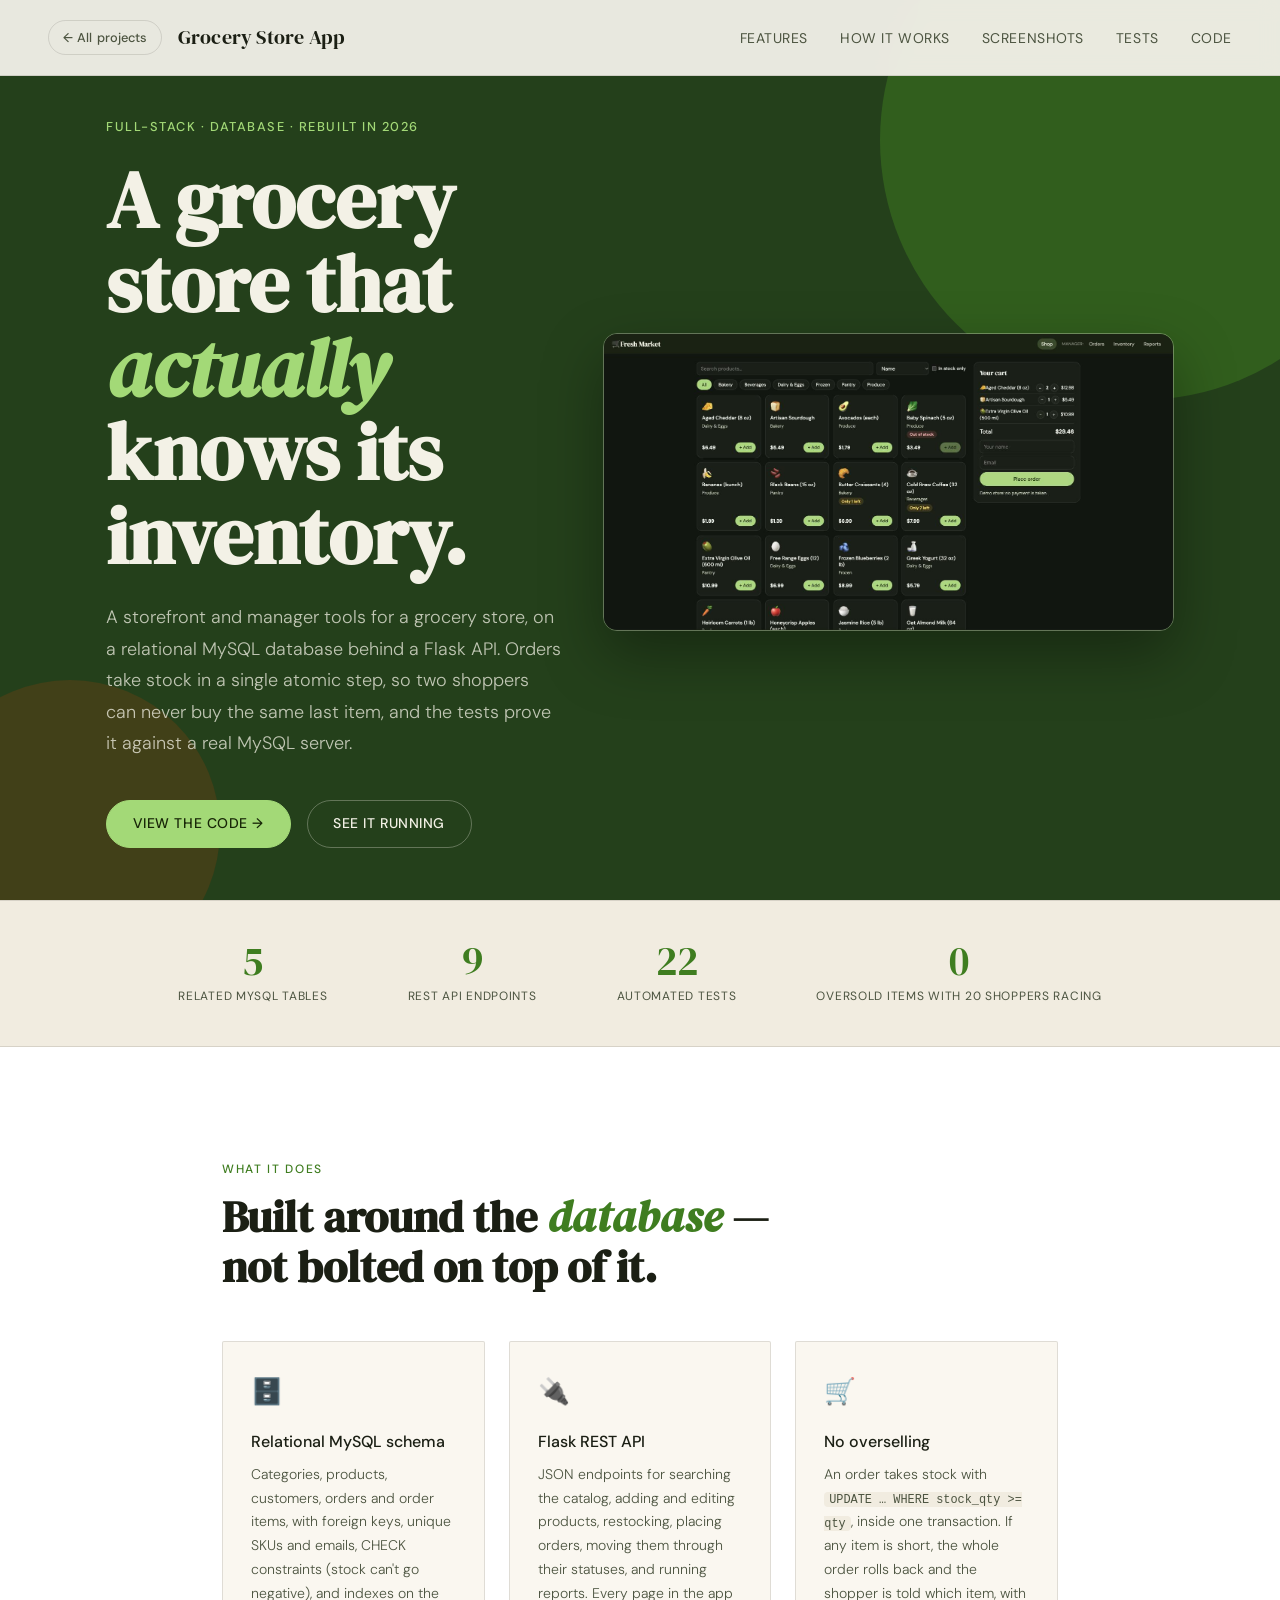
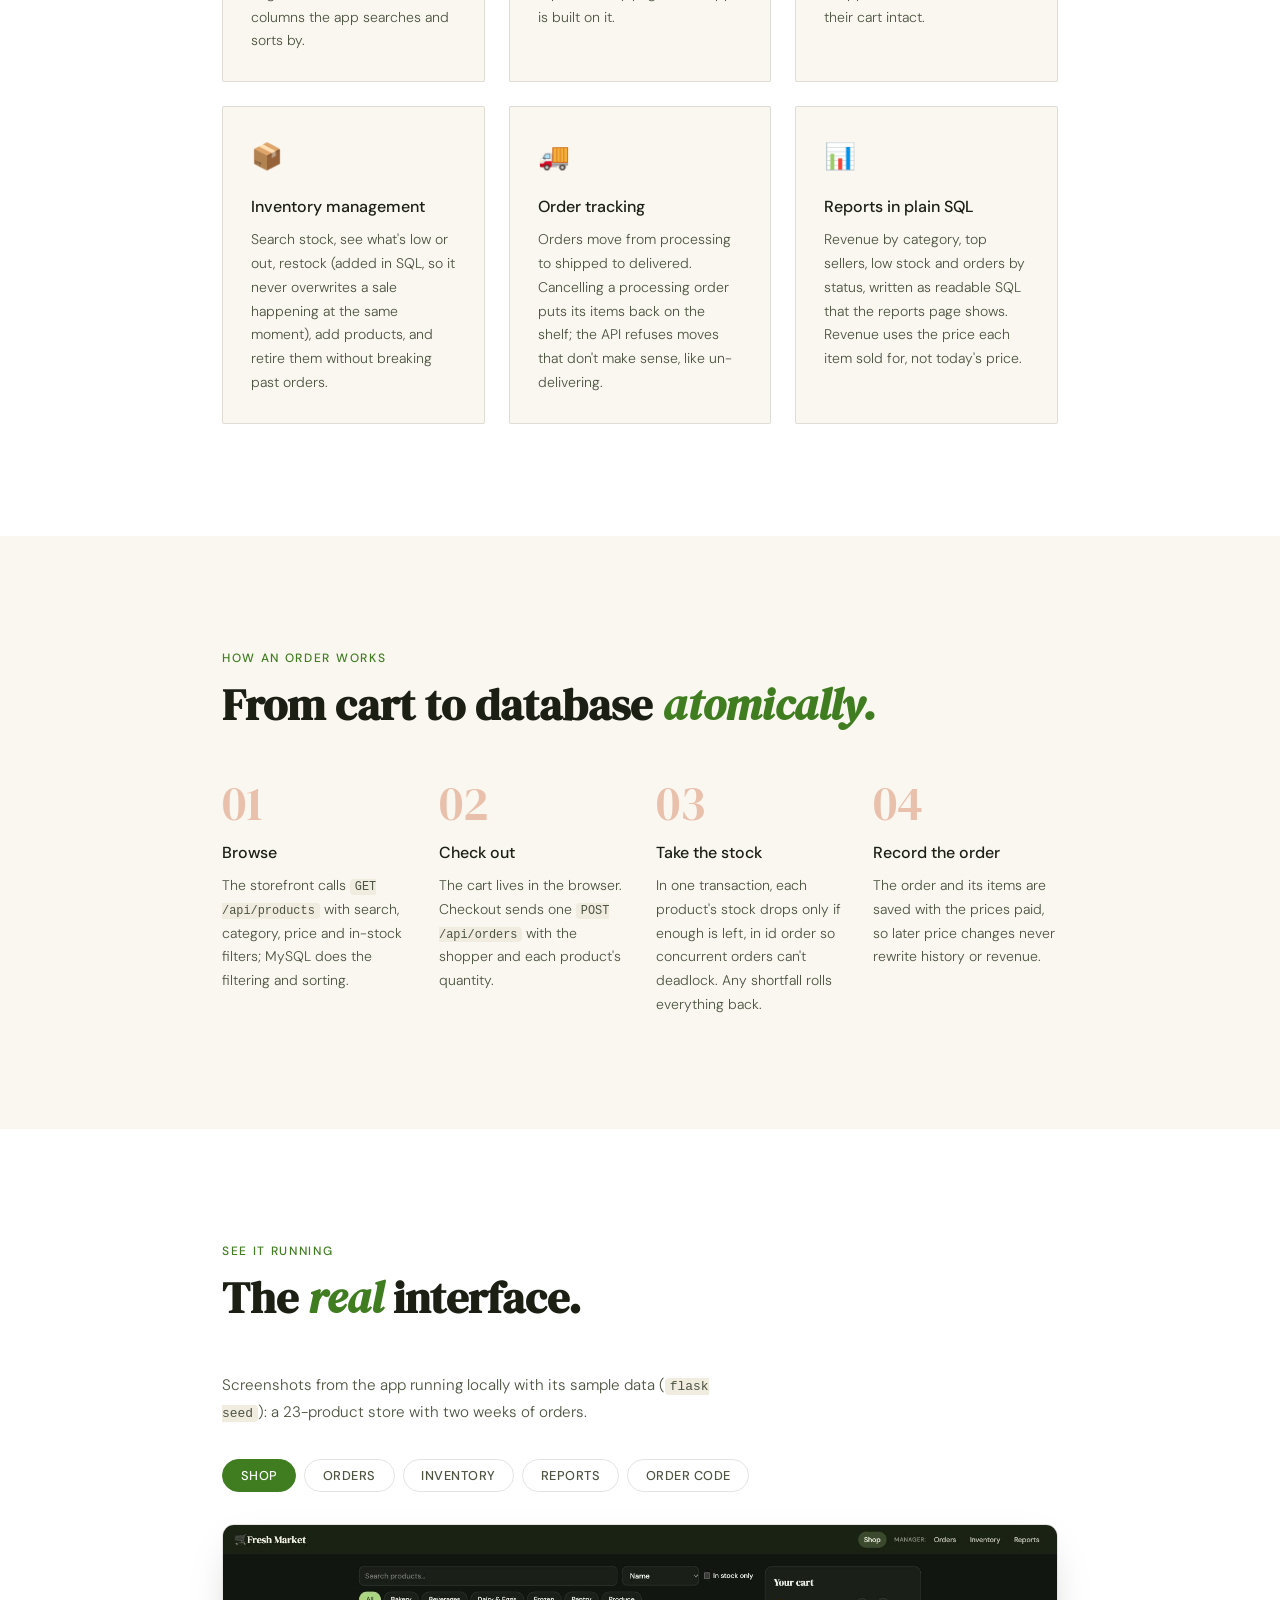
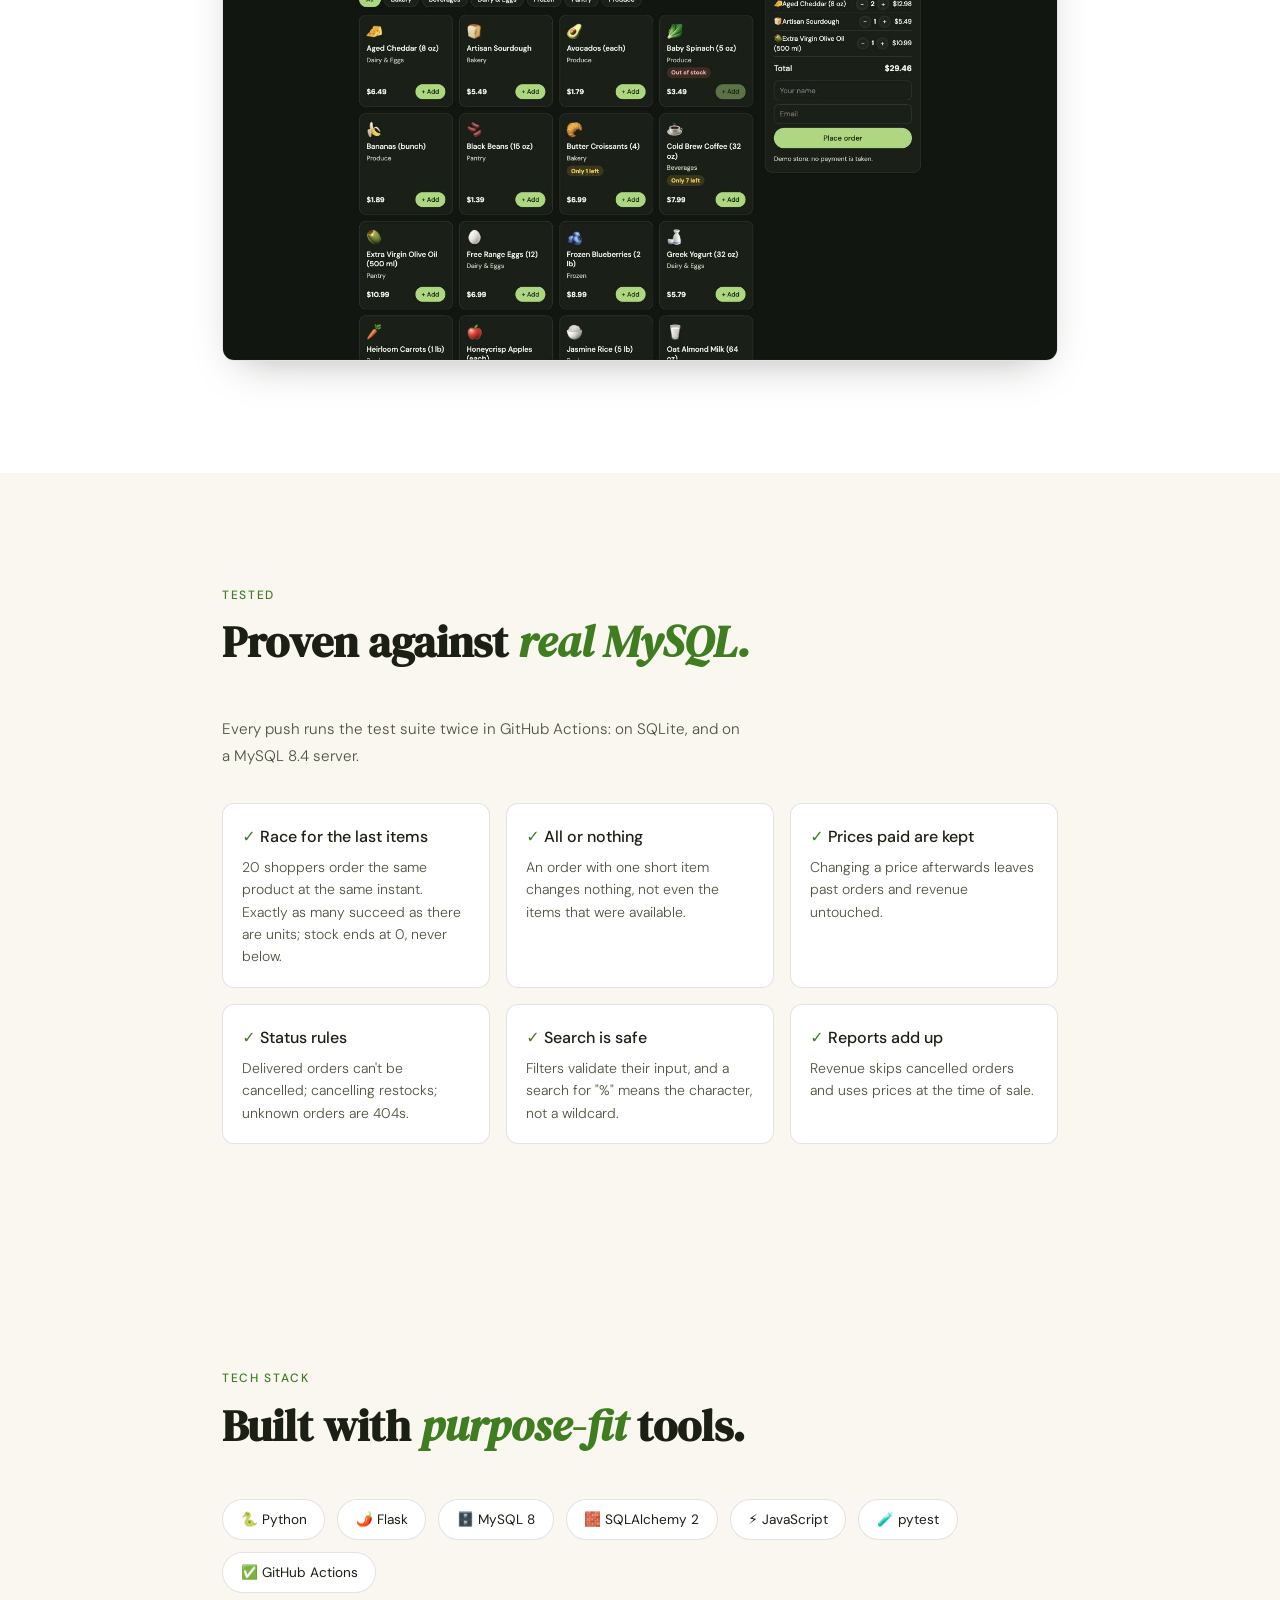
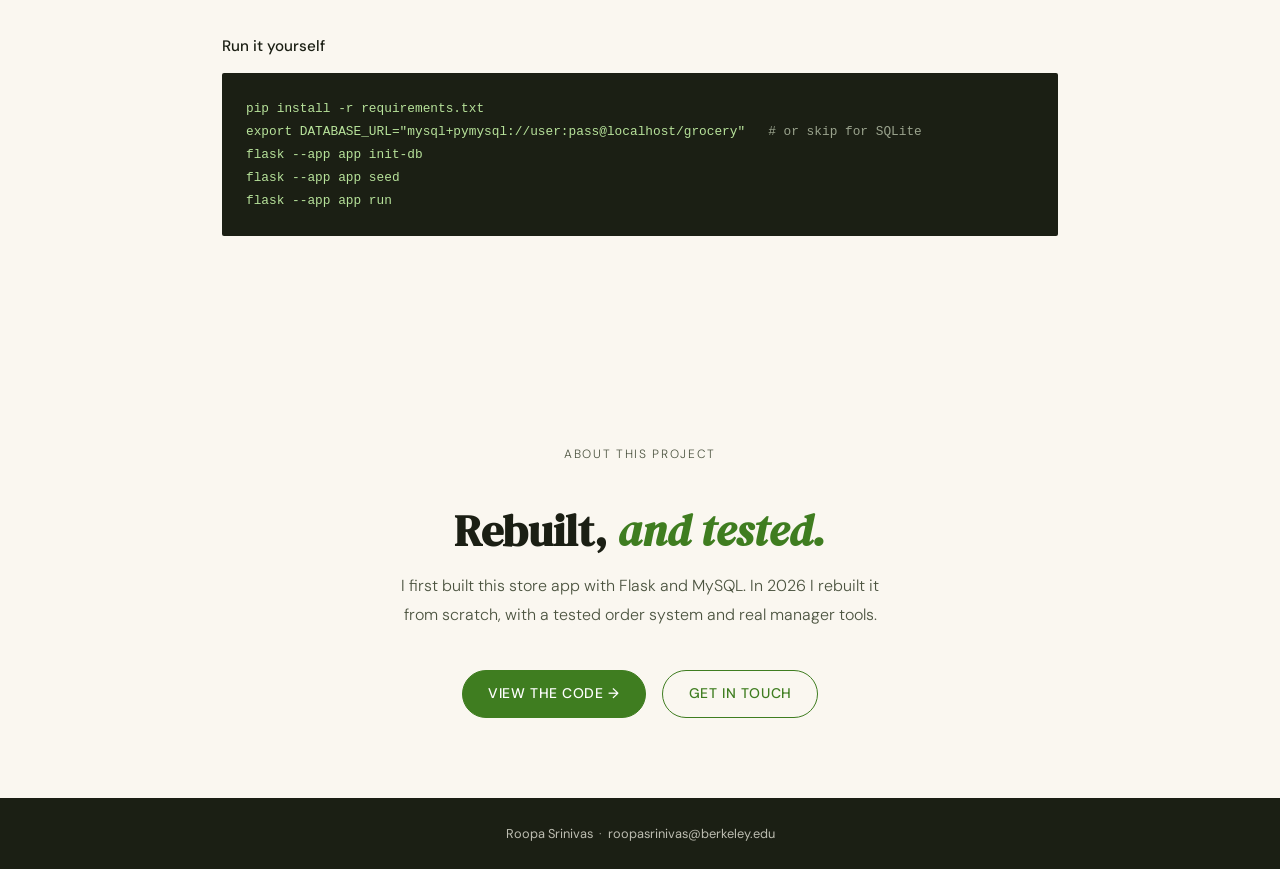
<file: index.html>
<!DOCTYPE html>
<html lang="en">
<head>
<meta charset="UTF-8" />
<meta name="viewport" content="width=device-width, initial-scale=1.0"/>
<title>Grocery Store App — Roopa Srinivas</title>
<meta name="description" content="A grocery storefront and manager tools on MySQL and Flask, with orders that can never oversell, tested against a real MySQL server."/>
<meta name="theme-color" content="#11160F" media="(prefers-color-scheme: dark)"/>
<meta name="theme-color" content="#FAF7F0" media="(prefers-color-scheme: light)"/>
<link href="https://fonts.googleapis.com/css2?family=DM+Serif+Display:ital@0;1&family=DM+Sans:wght@300;400;500&display=swap" rel="stylesheet"/>
<style>
*, *::before, *::after { box-sizing: border-box; margin: 0; padding: 0; }
:root {
  /* Produce stand: leaf green and tomato. Dark by default; light follows the device setting below. */
  color-scheme: dark;
  --bg: #11160F;
  --surface: #191F16;
  --surface2: #20271C;
  --ink: #EEF2E8;
  --ink2: #B6C0AA;
  --ink3: #8C9681;
  --accent: #A3D977;
  --accent-hover: #B8E595;
  --on-accent: #172507;
  --accent-soft: rgba(163,217,119,0.16);
  --second: #E76F51;
  --step-num: rgba(231,111,81,0.45);
  --border: rgba(238,242,232,0.12);
  --border-soft: rgba(238,242,232,0.06);
  --nav-bg: rgba(17,22,15,0.92);
  --hero-bg: #182212;
  --hero-ink: #F3F1E6;
  --hero-ink2: rgba(243,241,230,0.75);
  --hero-accent: #A3D977;
  --hero-accent-hover: #B8E595;
  --hero-on-accent: #172507;
  --hero-blob: #2C4220;
  --hero-line: rgba(243,241,230,0.3);
  --hero-wash: rgba(243,241,230,0.08);
  --code-bg: #0A0E09;
  --code-ink: #A3D977;
  --code-comment: #8C9681;
  --footer-bg: #0A0E09;
  --footer-ink: rgba(243,241,230,0.55);
  --footer-link: rgba(243,241,230,0.75);
  --shadow: rgba(0,0,0,0.5);
  --ok-bg: rgba(163,217,119,0.16); --ok-ink: #B7E29A;
  --warn-bg: rgba(234,179,8,0.16); --warn-ink: #F2C94C;
  --bad-bg: rgba(248,113,113,0.16); --bad-ink: #F8A5A5;
  --serif: 'DM Serif Display', Georgia, serif;
  --sans: 'DM Sans', system-ui, sans-serif;
}
@media (prefers-color-scheme: light) {
  :root {
    color-scheme: light;
    --bg: #FAF7F0;
    --surface: #FFFFFF;
    --surface2: #F1ECE0;
    --ink: #1B1F14;
    --ink2: #4C5440;
    --ink3: #6E7663;
    --accent: #3F7D20;
    --accent-hover: #2F6017;
    --on-accent: #FFFFFF;
    --accent-soft: #E4F0D8;
    --second: #C2410C;
    --step-num: rgba(194,65,12,0.3);
    --border: rgba(27,31,20,0.12);
    --border-soft: rgba(27,31,20,0.06);
    --nav-bg: rgba(250,247,240,0.92);
    --hero-bg: #24401B;
    --hero-blob: #3F7D20;
    --code-bg: #1B1F14;
    --code-ink: #B7E29A;
    --code-comment: #9AA38D;
    --footer-bg: #1B1F14;
    --shadow: rgba(27,31,20,0.35);
    --ok-bg: #E4F0D8; --ok-ink: #2F6017;
    --warn-bg: #FEF3C7; --warn-ink: #92400E;
    --bad-bg: #FEE2E2; --bad-ink: #991B1B;
  }
}
html { scroll-behavior: smooth; }
body { font-family: var(--sans); background: var(--bg); color: var(--ink); font-size: 16px; line-height: 1.7; }

nav {
  position: fixed; top: 0; left: 0; right: 0; z-index: 100;
  display: flex; align-items: center; justify-content: space-between;
  padding: 1.25rem 3rem;
  background: var(--nav-bg);
  backdrop-filter: blur(10px);
  border-bottom: 1px solid var(--border);
}
.nav-logo { font-family: var(--serif); font-size: 1.25rem; color: var(--ink); text-decoration: none; letter-spacing: 0.01em; }
.nav-links { display: flex; gap: 2rem; list-style: none; }
.nav-links a { font-size: 0.875rem; font-weight: 400; color: var(--ink2); text-decoration: none; letter-spacing: 0.04em; text-transform: uppercase; transition: color 0.2s; }
.nav-links a:hover { color: var(--accent); }

section { padding: 7rem 0; }
.container { max-width: 900px; margin: 0 auto; padding: 0 2rem; }

#hero { min-height: 100vh; display: flex; align-items: center; padding-top: 6rem; padding-bottom: 2rem; background: var(--hero-bg); position: relative; overflow: hidden; }
#hero::before { content: ''; position: absolute; top: -120px; right: -120px; width: 520px; height: 520px; border-radius: 50%; background: var(--hero-blob); opacity: 0.5; pointer-events: none; }
#hero::after { content: ''; position: absolute; bottom: -80px; left: -80px; width: 300px; height: 300px; border-radius: 50%; background: var(--second); opacity: 0.18; pointer-events: none; }
#hero .container { max-width: 1100px; padding: 0 1rem; }
.hero-inner { display: grid; grid-template-columns: 1fr 1.25fr; gap: 2.5rem; align-items: center; width: 100%; }
.hero-text { position: relative; z-index: 1; }
.app-wrap { position: relative; z-index: 1; animation: fadeUp 0.8s 0.2s ease both; }
@media (max-width: 800px) { .hero-inner { grid-template-columns: 1fr; gap: 3rem; } .app-wrap { display: none; } }

.hero-eyebrow { font-size: 0.8rem; font-weight: 500; letter-spacing: 0.12em; text-transform: uppercase; color: var(--hero-accent); margin-bottom: 1.25rem; }
.hero-name { font-family: var(--serif); font-size: clamp(2.5rem, 7vw, 5rem); line-height: 1.05; color: var(--hero-ink); margin-bottom: 1.5rem; }
.hero-name em { font-style: italic; color: var(--hero-accent); }
.hero-desc { font-size: 1.125rem; color: var(--hero-ink2); max-width: 520px; margin-bottom: 2.5rem; font-weight: 300; line-height: 1.75; }
.hero-links { display: flex; gap: 1rem; flex-wrap: wrap; align-items: center; }

.btn { display: inline-flex; align-items: center; gap: 0.4rem; padding: 0.7rem 1.6rem; border-radius: 100px; font-size: 0.875rem; font-weight: 500; letter-spacing: 0.04em; text-transform: uppercase; text-decoration: none; transition: all 0.2s; cursor: pointer; }
.btn-primary { background: var(--hero-accent); color: var(--hero-on-accent); border: 1.5px solid var(--hero-accent); }
.btn-primary:hover { background: var(--hero-accent-hover); border-color: var(--hero-accent-hover); }
.btn-ghost { background: transparent; color: var(--hero-ink); border: 1.5px solid var(--hero-line); }
.btn-ghost:hover { border-color: var(--hero-ink); background: var(--hero-wash); }
.btn-dark { background: var(--accent); color: var(--on-accent); border: 1.5px solid var(--accent); }
.btn-dark:hover { background: var(--accent-hover); border-color: var(--accent-hover); }
.btn-outline-dark { background: transparent; color: var(--accent); border: 1.5px solid var(--accent); }
.btn-outline-dark:hover { background: var(--accent); color: var(--on-accent); }

.section-label { font-size: 0.75rem; font-weight: 500; letter-spacing: 0.14em; text-transform: uppercase; color: var(--accent); margin-bottom: 0.75rem; }
.section-title { font-family: var(--serif); font-size: clamp(2rem, 4vw, 2.75rem); line-height: 1.15; color: var(--ink); margin-bottom: 3rem; }
.section-title em { font-style: italic; color: var(--accent); }
.section-sub { font-size: 0.95rem; font-weight: 300; color: var(--ink2); max-width: 520px; line-height: 1.8; margin-bottom: 2rem; }

.stats-strip { background: var(--surface2); border-top: 1px solid var(--border); border-bottom: 1px solid var(--border); padding: 2.5rem 3rem; display: flex; justify-content: center; gap: 5rem; flex-wrap: wrap; }
.stat { text-align: center; }
.stat-num { font-family: var(--serif); font-size: 2.5rem; color: var(--accent); line-height: 1; margin-bottom: 0.3rem; }
.stat-label { font-size: 0.75rem; color: var(--ink2); letter-spacing: 0.06em; text-transform: uppercase; }

#features { background: var(--surface); }
.features-grid { display: grid; grid-template-columns: repeat(auto-fit, minmax(260px, 1fr)); gap: 1.5rem; }
.feature-card { padding: 1.75rem; border: 1px solid var(--border); border-radius: 2px; background: var(--bg); transition: border-color 0.2s, transform 0.2s; }
.feature-card:hover { border-color: var(--accent); transform: translateY(-2px); }
.feature-icon { font-size: 1.6rem; margin-bottom: 0.9rem; }
.feature-title { font-size: 1rem; font-weight: 500; color: var(--ink); margin-bottom: 0.5rem; }
.feature-desc { font-size: 0.875rem; color: var(--ink2); font-weight: 300; line-height: 1.7; }

#how { background: var(--bg); }
.steps { display: grid; grid-template-columns: repeat(4, 1fr); gap: 2rem; }
.step-num { font-family: var(--serif); font-size: 3rem; color: var(--step-num); line-height: 1; margin-bottom: 0.75rem; }
.step-title { font-size: 1rem; font-weight: 500; color: var(--ink); margin-bottom: 0.5rem; }
.step-desc { font-size: 0.875rem; font-weight: 300; color: var(--ink2); line-height: 1.7; }

#demo { background: var(--surface); }
.demo-tabs { display: flex; gap: 0.5rem; margin-bottom: 2rem; flex-wrap: wrap; }
.demo-tab { padding: 0.45rem 1.1rem; font-size: 0.8rem; letter-spacing: 0.04em; text-transform: uppercase; font-weight: 500; border: 1px solid var(--border); border-radius: 100px; cursor: pointer; color: var(--ink2); background: transparent; transition: all 0.2s; font-family: var(--sans); }
.demo-tab.active, .demo-tab:hover { background: var(--accent); color: var(--on-accent); border-color: var(--accent); }
.demo-panel { display: none; }
.demo-panel.active { display: block; }
table { width: 100%; border-collapse: collapse; font-size: 0.875rem; }
th { text-align: left; padding: 0.6rem 1rem; font-size: 0.7rem; font-weight: 500; letter-spacing: 0.08em; text-transform: uppercase; color: var(--ink2); border-bottom: 1px solid var(--border); }
td { padding: 0.65rem 1rem; border-bottom: 1px solid var(--border-soft); color: var(--ink); }
tr:last-child td { border-bottom: none; }
.badge { display: inline-block; font-size: 0.7rem; font-weight: 500; padding: 0.15rem 0.55rem; border-radius: 100px; }
.badge-green { background: var(--ok-bg); color: var(--ok-ink); }
.badge-yellow { background: var(--warn-bg); color: var(--warn-ink); }
.badge-red { background: var(--bad-bg); color: var(--bad-ink); }
.order-card { border: 1px solid var(--border); border-radius: 2px; padding: 1rem 1.25rem; margin-bottom: 0.75rem; display: flex; justify-content: space-between; align-items: center; gap: 1rem; background: var(--bg); flex-wrap: wrap; }
.order-id { font-weight: 500; font-size: 0.875rem; color: var(--ink); margin-bottom: 0.2rem; }
.order-items { font-size: 0.8rem; color: var(--ink2); }
.order-meta { text-align: right; }
.order-total { font-weight: 500; font-size: 0.9rem; color: var(--ink); }
.code-block { background: var(--code-bg); color: var(--code-ink); border-radius: 2px; padding: 1.5rem; font-family: 'Courier New', monospace; font-size: 0.8rem; line-height: 1.8; overflow-x: auto; margin-bottom: 1rem; }
.code-block .comment { color: var(--code-comment); }
.code-success { font-size: 0.78rem; color: var(--accent); padding: 0.5rem 0; }

#tech { background: var(--bg); }
.tech-grid { display: flex; flex-wrap: wrap; gap: 0.75rem; margin-top: 0.5rem; }
.tech-pill { display: inline-flex; align-items: center; gap: 0.5rem; padding: 0.5rem 1.1rem; background: var(--surface); border: 1px solid var(--border); border-radius: 100px; font-size: 0.85rem; color: var(--ink); transition: border-color 0.2s, background 0.2s; }
.tech-pill:hover { border-color: var(--accent); background: var(--accent-soft); }

#cta { background: var(--bg); text-align: center; padding: 5rem 0; }
#cta .section-title { margin: 0 auto 1rem; }
#cta p { color: var(--ink2); max-width: 480px; margin: 0 auto 2.5rem; font-weight: 300; line-height: 1.8; }
.cta-buttons { display: flex; justify-content: center; gap: 1rem; flex-wrap: wrap; }

footer { background: var(--footer-bg); border-top: 1px solid var(--border); text-align: center; padding: 1.5rem; font-size: 0.8rem; color: var(--footer-ink); }
footer a { color: var(--footer-link); text-decoration: none; }
footer a:hover { color: var(--hero-accent); }

@media (max-width: 700px) {
  nav { padding: 1rem 1.5rem; }
  .nav-links { gap: 1.25rem; }
  .steps { grid-template-columns: 1fr 1fr; }
  .stats-strip { gap: 2.5rem; padding: 2rem; }
  section { padding: 5rem 0; }
}
@keyframes fadeUp { from { opacity: 0; transform: translateY(24px); } to { opacity: 1; transform: translateY(0); } }
.hero-eyebrow { animation: fadeUp 0.6s ease both; }
.hero-name { animation: fadeUp 0.6s 0.1s ease both; }
.hero-desc { animation: fadeUp 0.6s 0.2s ease both; }
.hero-links { animation: fadeUp 0.6s 0.3s ease both; }
/* Back to the projects on roopa-srinivas.github.io, on every project page. */
.nav-left { display: flex; align-items: center; gap: 1rem; min-width: 0; }
.nav-back { display: inline-flex; align-items: center; gap: 0.3rem; font-size: 0.8rem; font-weight: 500; color: var(--ink2); text-decoration: none; padding: 0.35rem 0.85rem; border: 1px solid var(--border); border-radius: 999px; white-space: nowrap; transition: color 0.2s, border-color 0.2s; }
.nav-back:hover { color: var(--accent); border-color: var(--accent); }
@media (max-width: 700px) {
  .nav-back .long { display: none; }
  .nav-logo { white-space: nowrap; font-size: 1.05rem; }
  /* Too many section links for a phone; the back button and title stay. */
  .nav-links { display: none; }
}
/* Rebuild: real screenshots, tests. */
.hero-shot { display: block; width: 100%; height: auto; border-radius: 14px; border: 1px solid var(--hero-line); box-shadow: 0 24px 60px rgba(0,0,0,0.35); }
.shot { display: block; width: 100%; height: auto; border-radius: 12px; border: 1px solid var(--border); box-shadow: 0 16px 40px -18px var(--shadow); }
code { font-family: ui-monospace, Menlo, monospace; font-size: 0.85em; background: var(--surface2); padding: 0.05rem 0.3rem; border-radius: 4px; }
pre.code-block { white-space: pre; }
#tests { background: var(--bg); }
.test-grid { display: grid; grid-template-columns: repeat(auto-fit, minmax(250px, 1fr)); gap: 1rem; }
.test { background: var(--surface); border: 1px solid var(--border); border-radius: 12px; padding: 1.2rem; display: flex; flex-direction: column; gap: 0.35rem; }
.test b { font-weight: 500; }
.test b::before { content: "✓ "; color: var(--accent); }
.test span { font-size: 0.875rem; color: var(--ink2); font-weight: 300; line-height: 1.6; }
.run-title { margin: 2.5rem 0 0.75rem; font-weight: 500; color: var(--ink); }
@media (max-width: 800px) { .steps { grid-template-columns: 1fr 1fr; } }
</style>
</head>
<body>

<nav>
  <div class="nav-left">
    <a class="nav-back" href="https://roopa-srinivas.github.io/#projects" aria-label="All projects by Roopa Srinivas">← <span class="long">All </span>projects</a>
    <a class="nav-logo" href="#">Grocery Store App</a>
  </div>
  <ul class="nav-links">
    <li><a href="#features">Features</a></li>
    <li><a href="#how">How It Works</a></li>
    <li><a href="#demo">Screenshots</a></li>
    <li><a href="#tests">Tests</a></li>
    <li><a href="https://github.com/roopa-srinivas/GroceryStoreApplication" target="_blank" rel="noopener">Code</a></li>
  </ul>
</nav>

<section id="hero">
  <div class="container">
    <div class="hero-inner">
      <div class="hero-text">
        <p class="hero-eyebrow">Full-Stack · Database · Rebuilt in 2026</p>
        <h1 class="hero-name">A grocery store that<br><em>actually</em> knows its inventory.</h1>
        <p class="hero-desc">A storefront and manager tools for a grocery store, on a relational MySQL database behind a Flask API. Orders take stock in a single atomic step, so two shoppers can never buy the same last item, and the tests prove it against a real MySQL server.</p>
        <div class="hero-links">
          <a class="btn btn-primary" href="https://github.com/roopa-srinivas/GroceryStoreApplication" target="_blank" rel="noopener">View the code →</a>
          <a class="btn btn-ghost" href="#demo">See it running</a>
        </div>
      </div>
      <div class="app-wrap">
        <img class="hero-shot" src="screenshots/shop.jpg" width="1512" height="789" alt="The Fresh Market storefront: product cards with prices and stock warnings, category filters, and a cart with three items totaling $29.46."/>
      </div>
    </div>
  </div>
</section>

<div class="stats-strip">
  <div class="stat"><div class="stat-num">5</div><div class="stat-label">Related MySQL tables</div></div>
  <div class="stat"><div class="stat-num">9</div><div class="stat-label">REST API endpoints</div></div>
  <div class="stat"><div class="stat-num">22</div><div class="stat-label">Automated tests</div></div>
  <div class="stat"><div class="stat-num">0</div><div class="stat-label">Oversold items with 20 shoppers racing</div></div>
</div>

<section id="features">
  <div class="container">
    <p class="section-label">What it does</p>
    <h2 class="section-title">Built around the <em>database</em> —<br>not bolted on top of it.</h2>
    <div class="features-grid">
      <div class="feature-card"><div class="feature-icon">🗄️</div><div class="feature-title">Relational MySQL schema</div><p class="feature-desc">Categories, products, customers, orders and order items, with foreign keys, unique SKUs and emails, CHECK constraints (stock can't go negative), and indexes on the columns the app searches and sorts by.</p></div>
      <div class="feature-card"><div class="feature-icon">🔌</div><div class="feature-title">Flask REST API</div><p class="feature-desc">JSON endpoints for searching the catalog, adding and editing products, restocking, placing orders, moving them through their statuses, and running reports. Every page in the app is built on it.</p></div>
      <div class="feature-card"><div class="feature-icon">🛒</div><div class="feature-title">No overselling</div><p class="feature-desc">An order takes stock with <code>UPDATE … WHERE stock_qty &gt;= qty</code>, inside one transaction. If any item is short, the whole order rolls back and the shopper is told which item, with their cart intact.</p></div>
      <div class="feature-card"><div class="feature-icon">📦</div><div class="feature-title">Inventory management</div><p class="feature-desc">Search stock, see what's low or out, restock (added in SQL, so it never overwrites a sale happening at the same moment), add products, and retire them without breaking past orders.</p></div>
      <div class="feature-card"><div class="feature-icon">🚚</div><div class="feature-title">Order tracking</div><p class="feature-desc">Orders move from processing to shipped to delivered. Cancelling a processing order puts its items back on the shelf; the API refuses moves that don't make sense, like un-delivering.</p></div>
      <div class="feature-card"><div class="feature-icon">📊</div><div class="feature-title">Reports in plain SQL</div><p class="feature-desc">Revenue by category, top sellers, low stock and orders by status, written as readable SQL that the reports page shows. Revenue uses the price each item sold for, not today's price.</p></div>
    </div>
  </div>
</section>

<section id="how">
  <div class="container">
    <p class="section-label">How an order works</p>
    <h2 class="section-title">From cart to database <em>atomically.</em></h2>
    <div class="steps">
      <div class="step"><div class="step-num">01</div><div class="step-title">Browse</div><p class="step-desc">The storefront calls <code>GET /api/products</code> with search, category, price and in-stock filters; MySQL does the filtering and sorting.</p></div>
      <div class="step"><div class="step-num">02</div><div class="step-title">Check out</div><p class="step-desc">The cart lives in the browser. Checkout sends one <code>POST /api/orders</code> with the shopper and each product's quantity.</p></div>
      <div class="step"><div class="step-num">03</div><div class="step-title">Take the stock</div><p class="step-desc">In one transaction, each product's stock drops only if enough is left, in id order so concurrent orders can't deadlock. Any shortfall rolls everything back.</p></div>
      <div class="step"><div class="step-num">04</div><div class="step-title">Record the order</div><p class="step-desc">The order and its items are saved with the prices paid, so later price changes never rewrite history or revenue.</p></div>
    </div>
  </div>
</section>

<section id="demo">
  <div class="container">
    <p class="section-label">See it running</p>
    <h2 class="section-title">The <em>real</em> interface.</h2>
    <p class="section-sub">Screenshots from the app running locally with its sample data (<code>flask seed</code>): a 23-product store with two weeks of orders.</p>
    <div class="demo-tabs" role="tablist">
      <button class="demo-tab active" role="tab" onclick="showTab('t-shop', this)">Shop</button>
      <button class="demo-tab" role="tab" onclick="showTab('t-orders', this)">Orders</button>
      <button class="demo-tab" role="tab" onclick="showTab('t-inventory', this)">Inventory</button>
      <button class="demo-tab" role="tab" onclick="showTab('t-reports', this)">Reports</button>
      <button class="demo-tab" role="tab" onclick="showTab('t-code', this)">Order code</button>
    </div>
    <div id="t-shop" class="demo-panel active"><img class="shot" src="screenshots/shop.jpg" loading="lazy" alt="Storefront with search, category chips, product cards and a cart." width="1512" height="789"/></div>
    <div id="t-orders" class="demo-panel"><img class="shot" src="screenshots/orders.jpg" loading="lazy" alt="Orders table with status badges and Mark shipped, Cancel and Mark delivered buttons." width="1512" height="789"/></div>
    <div id="t-inventory" class="demo-panel"><img class="shot" src="screenshots/inventory.jpg" loading="lazy" alt="Inventory with totals, low and out of stock badges, and restock controls." width="1512" height="789"/></div>
    <div id="t-reports" class="demo-panel"><img class="shot" src="screenshots/reports.jpg" loading="lazy" alt="Reports: revenue by category with its SQL query shown, and top products." width="1512" height="789"/></div>
    <div id="t-code" class="demo-panel">
<pre class="code-block"><span class="comment"># app/orders.py: take the stock, or take nothing</span>
for product_id in sorted(lines):          <span class="comment"># id order: no deadlocks</span>
    result = session.execute(
        update(Product)
        .where(Product.id == product_id,
               Product.is_active.is_(True),
               Product.stock_qty &gt;= lines[product_id])
        .values(stock_qty=Product.stock_qty - lines[product_id])
    )
    if result.rowcount != 1:
        short.append(product_id)
if short:
    raise OrderError("Some items don't have enough stock.",
                     status=409, details={"short": short})
<span class="comment"># ...then save the order with the prices paid, and commit.
# Any error above rolls the whole transaction back.</span></pre>
      <p class="code-success">✓ Checking and taking the stock is one statement, so the database decides who gets the last item.</p>
    </div>
  </div>
</section>

<section id="tests">
  <div class="container">
    <p class="section-label">Tested</p>
    <h2 class="section-title">Proven against <em>real MySQL.</em></h2>
    <p class="section-sub">Every push runs the test suite twice in GitHub Actions: on SQLite, and on a MySQL 8.4 server.</p>
    <div class="test-grid">
      <div class="test"><b>Race for the last items</b><span>20 shoppers order the same product at the same instant. Exactly as many succeed as there are units; stock ends at 0, never below.</span></div>
      <div class="test"><b>All or nothing</b><span>An order with one short item changes nothing, not even the items that were available.</span></div>
      <div class="test"><b>Prices paid are kept</b><span>Changing a price afterwards leaves past orders and revenue untouched.</span></div>
      <div class="test"><b>Status rules</b><span>Delivered orders can't be cancelled; cancelling restocks; unknown orders are 404s.</span></div>
      <div class="test"><b>Search is safe</b><span>Filters validate their input, and a search for "%" means the character, not a wildcard.</span></div>
      <div class="test"><b>Reports add up</b><span>Revenue skips cancelled orders and uses prices at the time of sale.</span></div>
    </div>
  </div>
</section>

<section id="tech">
  <div class="container">
    <p class="section-label">Tech Stack</p>
    <h2 class="section-title">Built with <em>purpose-fit</em> tools.</h2>
    <div class="tech-grid">
      <div class="tech-pill">🐍 Python</div>
      <div class="tech-pill">🌶️ Flask</div>
      <div class="tech-pill">🗄️ MySQL 8</div>
      <div class="tech-pill">🧱 SQLAlchemy 2</div>
      <div class="tech-pill">⚡ JavaScript</div>
      <div class="tech-pill">🧪 pytest</div>
      <div class="tech-pill">✅ GitHub Actions</div>
    </div>
    <p class="section-sub run-title">Run it yourself</p>
<pre class="code-block">pip install -r requirements.txt
export DATABASE_URL="mysql+pymysql://user:pass@localhost/grocery"   <span class="comment"># or skip for SQLite</span>
flask --app app init-db
flask --app app seed
flask --app app run</pre>
  </div>
</section>

<section id="cta">
  <div class="container">
    <p class="section-label">About this project</p>
    <h2 class="section-title">Rebuilt, <em>and tested.</em></h2>
    <p>I first built this store app with Flask and MySQL. In 2026 I rebuilt it from scratch, with a tested order system and real manager tools.</p>
    <div class="cta-buttons">
      <a class="btn btn-dark" href="https://github.com/roopa-srinivas/GroceryStoreApplication" target="_blank" rel="noopener">View the code →</a>
      <a class="btn btn-outline-dark" href="mailto:roopasrinivas@berkeley.edu">Get in touch</a>
    </div>
  </div>
</section>

<footer>
  <a href="https://roopa-srinivas.github.io/">Roopa Srinivas</a> &nbsp;·&nbsp; <a href="mailto:roopasrinivas@berkeley.edu">roopasrinivas@berkeley.edu</a>
</footer>

<script>
function showTab(id, btn) {
  document.querySelectorAll('.demo-panel').forEach(p => p.classList.remove('active'));
  document.querySelectorAll('.demo-tab').forEach(b => b.classList.remove('active'));
  document.getElementById(id).classList.add('active');
  btn.classList.add('active');
}
</script>
</body>
</html>
</file>
